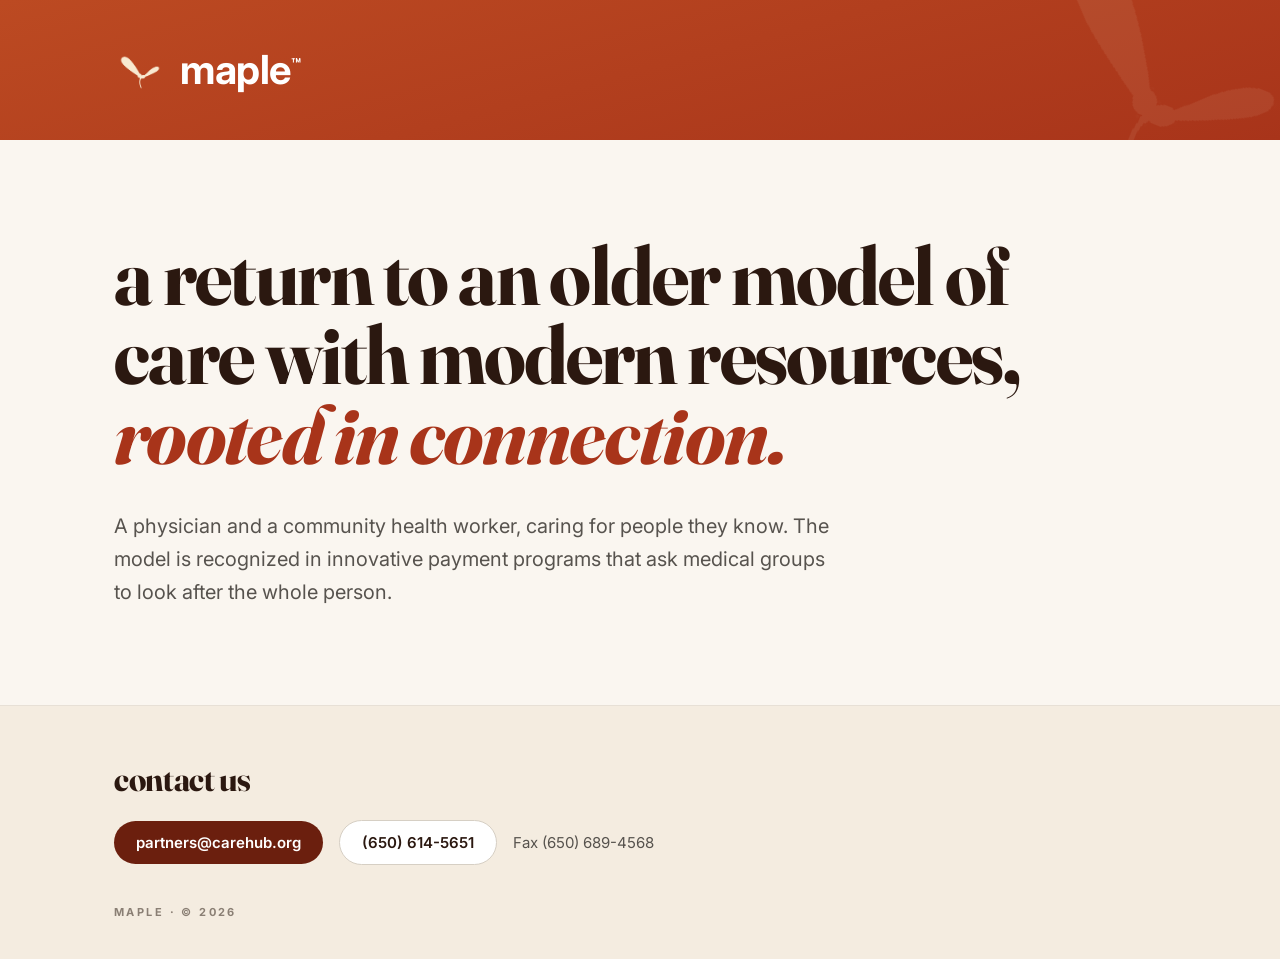
<file: home.html>
<!DOCTYPE html>
<html lang="en">
<head>
<meta charset="UTF-8" />
<meta name="viewport" content="width=device-width, initial-scale=1.0" />
<title>Maple</title>
<meta name="description" content="A physician and a community health worker, caring for people they know. The model is recognized in innovative payment programs that ask medical groups to look after the whole person." />
<link rel="canonical" href="https://maple.carehub.org/" />
<meta property="og:type" content="website" />
<meta property="og:site_name" content="Maple" />
<meta property="og:title" content="Maple" />
<meta property="og:description" content="A return to an older model of care with modern resources, rooted in connection." />
<meta property="og:url" content="https://maple.carehub.org/" />
<meta property="og:image" content="https://maple.carehub.org/assets/favicon.png?v=4" />
<meta name="twitter:card" content="summary" />
<link rel="icon" type="image/png" href="/assets/favicon.png?v=4">
<link rel="apple-touch-icon" href="/assets/favicon.png?v=4">
<link rel="preconnect" href="https://fonts.googleapis.com">
<link rel="preconnect" href="https://fonts.gstatic.com" crossorigin>
<link href="https://fonts.googleapis.com/css2?family=Fraunces:ital,opsz,wght@0,9..144,700;1,9..144,700&family=Inter:wght@400;600;700&display=swap" rel="stylesheet">
<link rel="stylesheet" href="/home.css">
</head>
<body>

<header class="banner">
  <span class="leaf mark" aria-hidden="true"></span>
  <div class="inner">
    <span class="leaf" aria-hidden="true"></span>
    <span class="word">maple<sup>™</sup></span>
  </div>
</header>

<main>
  <div class="inner">
    <h1>a return to an older model of care with modern resources, <em>rooted in connection.</em></h1>
    <p>A physician and a community health worker, caring for people they know. The model is recognized in innovative payment programs that ask medical groups to look after the whole person.</p>
  </div>
</main>

<footer id="contact">
  <div class="inner">
    <h2>Contact us</h2>
    <div class="contact">
      <a class="btn solid" href="mailto:partners@carehub.org">partners@carehub.org</a>
      <a class="btn ghost" href="tel:+16506145651">(650) 614-5651</a>
      <span class="fax">Fax (650) 689-4568</span>
    </div>
    <div class="legal">Maple · © 2026</div>
  </div>
</footer>

</body>
</html>
</file>
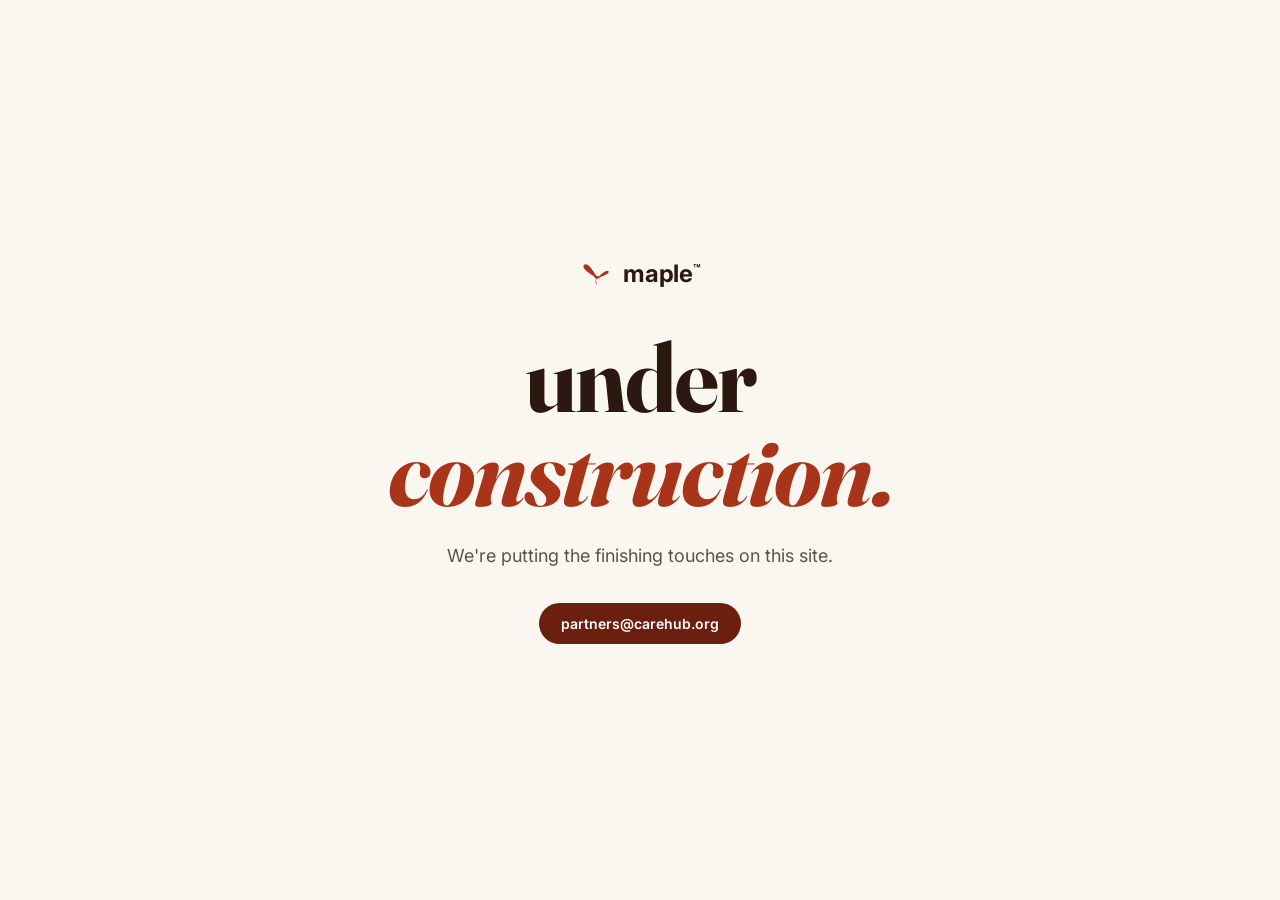
<file: under-construction.html>
<!DOCTYPE html>
<html lang="en">
<head>
<meta charset="UTF-8" />
<meta name="viewport" content="width=device-width, initial-scale=1.0" />
<title>Maple — Under construction</title>
<meta name="robots" content="noindex" />
<link rel="icon" type="image/png" href="/assets/favicon.png?v=4">
<link rel="preconnect" href="https://fonts.googleapis.com">
<link rel="preconnect" href="https://fonts.gstatic.com" crossorigin>
<link href="https://fonts.googleapis.com/css2?family=Fraunces:ital,opsz,wght@0,9..144,700;1,9..144,700&family=Inter:wght@400;600;700&display=swap" rel="stylesheet">
<link rel="stylesheet" href="/holding.css">
</head>
<body>
<main class="wrap">
  <div class="logo"><span class="leaf"></span><span class="word">maple<sup>™</sup></span></div>
  <h1>under <em>construction.</em></h1>
  <p>We're putting the finishing touches on this site.</p>
  <a class="btn" href="mailto:partners@carehub.org">partners@carehub.org</a>
</main>
</body>
</html>
</file>
<file: home.css>
:root{--ink:#2B1810;--paper:#FAF6F0;--paper-2:#F4ECE0;--maple:#A8341A;--maple-deep:#6B1F0E;--cream:#F8E9D0;--line:#E7E0D6}
*{box-sizing:border-box}
html{-webkit-text-size-adjust:100%}
body{margin:0;min-height:100vh;display:flex;flex-direction:column;font-family:'Inter',system-ui,-apple-system,sans-serif;background:var(--paper);color:var(--ink);-webkit-font-smoothing:antialiased}
.inner{width:100%;max-width:1100px;margin:0 auto;padding:0 24px}

/* Banner */
.banner{position:relative;overflow:hidden;background:linear-gradient(165deg,#BC4A22 0%,var(--maple) 100%);color:#fff;padding:44px 0}
.banner .inner{display:flex;align-items:center;gap:14px;position:relative}
.leaf{display:inline-block;flex:none;background:var(--cream);-webkit-mask:url('/assets/maple-icon.png') center/contain no-repeat;mask:url('/assets/maple-icon.png') center/contain no-repeat}
.banner .leaf{width:52px;height:52px}
.word{font-weight:700;font-size:40px;line-height:1;letter-spacing:-.01em}
.word sup{font-size:.4em;vertical-align:super;letter-spacing:0}
.banner .mark{position:absolute;right:-40px;top:-90px;width:320px;height:320px;opacity:.08;transform:rotate(22deg);pointer-events:none}

/* Statement */
main{flex:1;display:flex;align-items:center;padding:96px 0}
h1{font-family:'Fraunces',Georgia,serif;font-variation-settings:"opsz" 144;font-weight:700;text-transform:lowercase;font-size:clamp(38px,6.4vw,84px);line-height:.97;letter-spacing:-.02em;margin:0;max-width:13em;text-wrap:balance}
h1 em{font-style:italic;color:var(--maple)}
main p{font-size:clamp(17px,1.6vw,20px);line-height:1.65;color:#57534e;margin:36px 0 0;max-width:36em;text-wrap:pretty}

/* Contact */
footer{background:var(--paper-2);border-top:1px solid var(--line);padding:56px 0 40px}
footer h2{font-family:'Fraunces',Georgia,serif;font-variation-settings:"opsz" 144;font-weight:700;text-transform:lowercase;font-size:clamp(26px,3vw,34px);line-height:1;letter-spacing:-.01em;margin:0 0 24px}
.contact{display:flex;flex-wrap:wrap;align-items:center;gap:12px 16px}
.btn{display:inline-flex;align-items:center;border-radius:999px;padding:12px 22px;font-weight:600;font-size:15px;text-decoration:none;white-space:nowrap}
.btn.solid{background:var(--maple-deep);color:#fff}
.btn.solid:hover{background:var(--maple)}
.btn.ghost{border:1px solid #D6CFC4;color:var(--ink);background:#fff}
.btn.ghost:hover{border-color:var(--ink)}
.fax{font-size:15px;color:#57534e}
.legal{margin-top:40px;font-size:11px;font-weight:700;letter-spacing:.22em;text-transform:uppercase;color:#8A7F74}
a:focus-visible{outline:2px solid var(--maple);outline-offset:3px}

@media (max-width:640px){
  .banner{padding:32px 0}
  .banner .leaf{width:40px;height:40px}
  .word{font-size:32px}
  main{padding:64px 0}
}
</file>
<file: holding.css>
:root{--ink:#2B1810;--paper:#FAF6F0;--maple:#A8341A;--maple-deep:#6B1F0E;--cream:#F8E9D0}
*{box-sizing:border-box}
html,body{height:100%}
body{margin:0;font-family:'Inter',system-ui,-apple-system,sans-serif;background:var(--paper);color:var(--ink);-webkit-font-smoothing:antialiased;display:flex;align-items:center;justify-content:center;padding:24px;text-align:center}
.wrap{max-width:640px}
.logo{display:inline-flex;align-items:center;gap:10px;margin-bottom:40px}
.leaf{display:inline-block;width:34px;height:34px;background:var(--maple);-webkit-mask:url('/assets/maple-icon.png') center/contain no-repeat;mask:url('/assets/maple-icon.png') center/contain no-repeat}
.word{font-weight:700;font-size:24px;letter-spacing:-.01em}
.word sup{font-size:.5em;vertical-align:super}
h1{font-family:'Fraunces',Georgia,serif;font-variation-settings:"opsz" 144;font-weight:700;font-size:clamp(44px,8vw,96px);line-height:.98;letter-spacing:-.02em;margin:0 0 24px;text-transform:lowercase}
h1 em{font-style:italic;color:var(--maple)}
p{font-size:18px;line-height:1.6;margin:0 auto 32px;max-width:28em;color:#57534e}
a.btn{display:inline-flex;align-items:center;gap:8px;background:var(--maple-deep);color:#fff;text-decoration:none;border-radius:999px;padding:12px 22px;font-weight:600;font-size:14px}
a.btn:hover{background:var(--maple)}
</file>
